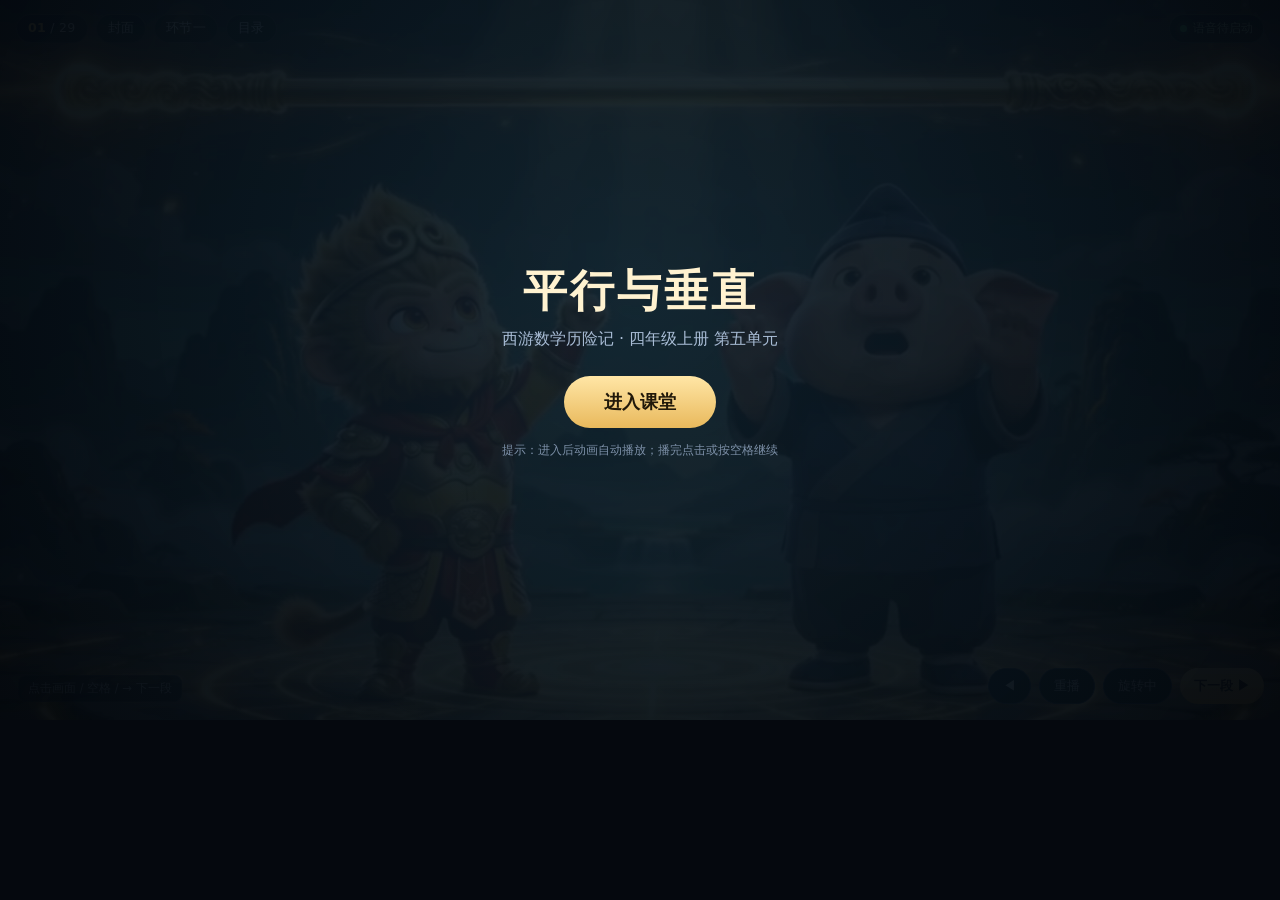
<file: index.html>
<!DOCTYPE html>
<html lang="zh-CN">
<head>
<script>
/* 旧内核兜底：IE / 360兼容模式 解析不了本页脚本，会只显示一片黑。
   这里用 ES5 检测，给出可读的提示，而不是黑屏。 */
(function () {
  var ok = true;
  try { eval('const __a=1; let __b=2; (()=>__a+__b)(); `t`;'); } catch (e) { ok = false; }
  if (!ok) {
    document.write('<style>html,body{background:#0b1220!important}</style>');
    document.write('<div style="position:fixed;left:0;top:0;right:0;bottom:0;z-index:99999;background:#0b1220;color:#eaf2ff;'
      + 'font:20px/1.9 \'Microsoft YaHei\',sans-serif;padding:8vh 8vw;box-sizing:border-box">'
      + '<div style="font-size:34px;font-weight:800;color:#ffd166;margin-bottom:18px">这个浏览器太旧，页面打不开</div>'
      + '<p>本课需要 <b style="color:#9ee6a8">Edge</b> 或 <b style="color:#9ee6a8">Chrome</b>（2020 年以后版本）。</p>'
      + '<p>你现在的浏览器是：<br><b style="color:#8fd8ff;word-break:break-all">' + navigator.userAgent + '</b></p>'
      + '<p style="margin-top:26px">处理办法：<br>① 在电脑上找到 <b>Microsoft Edge</b> 图标，把本页地址复制进去打开；<br>'
      + '② 或把默认浏览器改成 Edge（设置 → 应用 → 默认应用 → Web 浏览器）。</p>'
      + '<p style="color:#9fb2cc;font-size:16px;margin-top:26px">如果已经用 Edge 还是这样，请把这个页面的网址和上面这行浏览器信息发给老师。</p>'
      + '</div>');
  }
})();
</script>

<meta charset="utf-8">
<title>平行与垂直 · 智能体课堂</title>
<link rel="stylesheet" href="style.css?v=20261025l">
</head>
<body>
<div id="stage">
  <div id="bg" style="background-image:url(images/bg.jpg)"></div>
  <video id="video" playsinline preload="auto"></video>
  <canvas id="geo"></canvas>

  <div class="topbar">
    <span class="badge"><b id="pno">01</b> / <span id="pnum">28</span></span>
    <span class="badge" id="ptitle">封面</span>
    <span class="badge" id="pseg">环节一</span>
    <span class="badge ghost" id="modeTag" hidden>几何层</span>
    <a class="badge" href="home.html" style="text-decoration:none;color:#cfe0f5">目录</a>
  </div>

  <div class="micbox">
    <span class="chip" id="micChip"><i class="dot"></i><span id="micTxt">语音待启动</span></span>
    <span class="heard" id="heard" hidden></span>
  </div>

  <div id="tap" hidden>▶ 点一下开始这一页</div>
  <div id="card" class="cardbar" hidden></div>
  <div id="quiz" class="quizbar" hidden></div>
  <div id="note" hidden></div>

  <div class="hint" id="hint">点击画面 / 空格 / → 下一段</div>
  <div class="nav">
    <button id="btnPrev" title="上一段（←）">◀</button>
    <button id="btnReplay" title="重播（R）">重播</button>
    <button id="btnSpin" title="几何层旋转（S）">旋转中</button>
    <button id="btnNext">下一段 ▶</button>
  </div>

  <div id="gate">
    <div class="gatebox">
      <h1>平行与垂直</h1>
      <p>西游数学历险记 · 四年级上册 第五单元</p>
      <button id="startBtn">进入课堂</button>
      <small>提示：进入后动画自动播放；播完点击或按空格继续</small>
    </div>
  </div>
</div>

<script src="nodes.js?v=20261025l"></script>
<script src="cards.js?v=20261025l"></script>
<script src="geom.js?v=20261025l"></script>
<script src="kb.js?v=20261025l"></script>
  <script src="style.js?v=20261025l"></script>
</body>
</html>
</file>
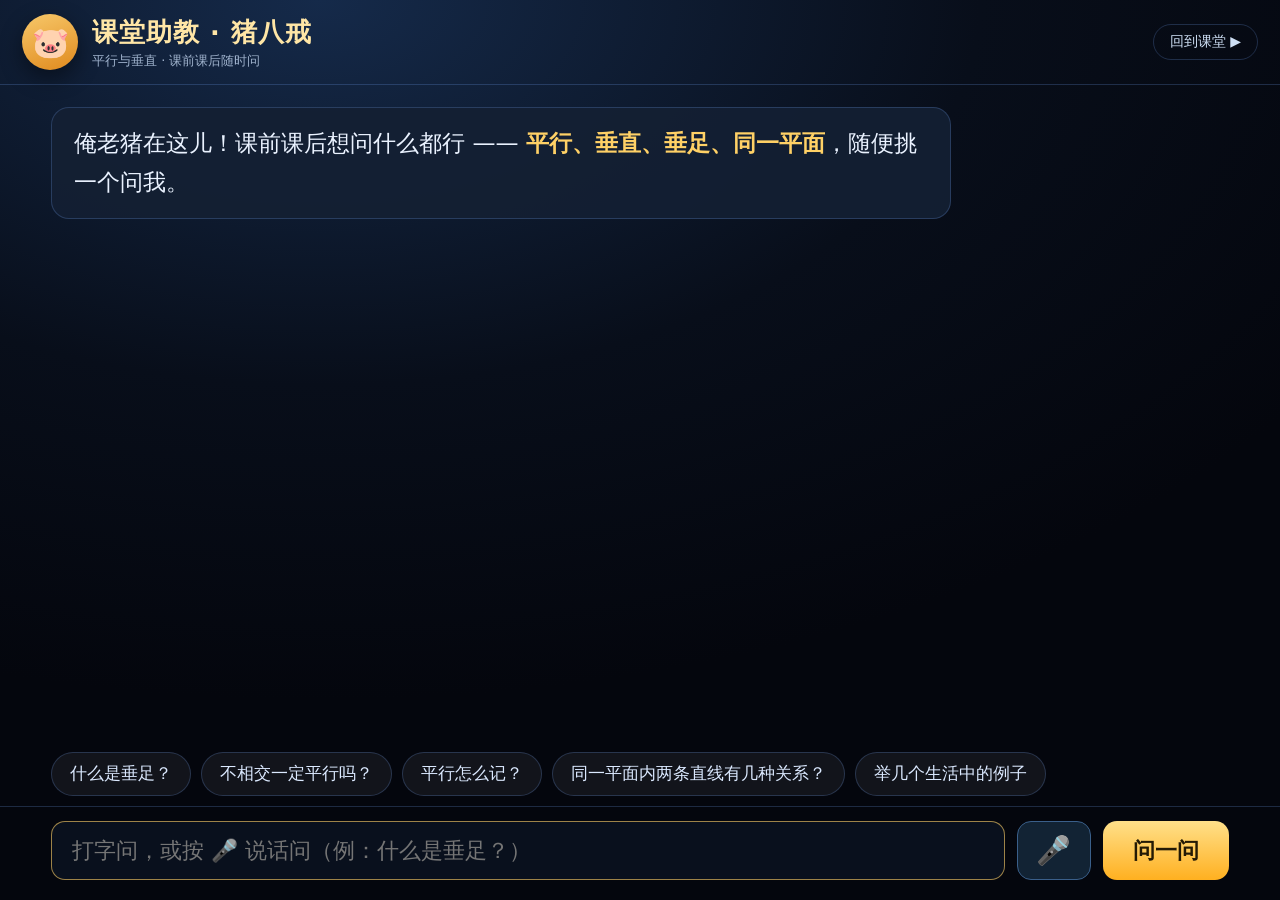
<file: assistant.html>
<!DOCTYPE html>
<html lang="zh-CN">
<head>
<script>
/* 旧内核兜底：IE / 360兼容模式 解析不了本页脚本，会只显示一片黑。
   这里用 ES5 检测，给出可读的提示，而不是黑屏。 */
(function () {
  var ok = true;
  try { eval('const __a=1; let __b=2; (()=>__a+__b)(); `t`;'); } catch (e) { ok = false; }
  if (!ok) {
    document.write('<style>html,body{background:#0b1220!important}</style>');
    document.write('<div style="position:fixed;left:0;top:0;right:0;bottom:0;z-index:99999;background:#0b1220;color:#eaf2ff;'
      + 'font:20px/1.9 \'Microsoft YaHei\',sans-serif;padding:8vh 8vw;box-sizing:border-box">'
      + '<div style="font-size:34px;font-weight:800;color:#ffd166;margin-bottom:18px">这个浏览器太旧，页面打不开</div>'
      + '<p>本课需要 <b style="color:#9ee6a8">Edge</b> 或 <b style="color:#9ee6a8">Chrome</b>（2020 年以后版本）。</p>'
      + '<p>你现在的浏览器是：<br><b style="color:#8fd8ff;word-break:break-all">' + navigator.userAgent + '</b></p>'
      + '<p style="margin-top:26px">处理办法：<br>① 在电脑上找到 <b>Microsoft Edge</b> 图标，把本页地址复制进去打开；<br>'
      + '② 或把默认浏览器改成 Edge（设置 → 应用 → 默认应用 → Web 浏览器）。</p>'
      + '<p style="color:#9fb2cc;font-size:16px;margin-top:26px">如果已经用 Edge 还是这样，请把这个页面的网址和上面这行浏览器信息发给老师。</p>'
      + '</div>');
  }
})();
</script>

<meta charset="utf-8">
<meta name="viewport" content="width=device-width,initial-scale=1">
<title>课堂助教 · 猪八戒</title>
<style>
  :root{ --ink:#eaf2ff; --dim:#9fb2cc; --gold:#ffd166; --line:rgba(120,170,255,.22); }
  *{box-sizing:border-box}
  html,body{height:100%;margin:0}
  body{background:radial-gradient(1200px 700px at 25% 0%,#152a4a 0%,#080e1a 55%,#04060d 100%);
       color:var(--ink);font-family:"PingFang SC","Microsoft YaHei",system-ui,sans-serif;
       display:flex;flex-direction:column;overflow:hidden}
  header{display:flex;align-items:center;gap:14px;padding:14px 22px;border-bottom:1px solid var(--line)}
  .face{width:56px;height:56px;border-radius:50%;display:flex;align-items:center;justify-content:center;
        font-size:30px;background:linear-gradient(160deg,#f7c86a,#e08a1e);box-shadow:0 8px 22px rgba(0,0,0,.45)}
  .name{font-size:clamp(20px,2vw,28px);font-weight:800;letter-spacing:1px;color:#ffe6a6}
  .name small{display:block;font-size:13px;font-weight:400;letter-spacing:0;color:var(--dim);margin-top:2px}
  header a{margin-left:auto;color:#cfe0f5;text-decoration:none;border:1px solid var(--line);
           padding:8px 16px;border-radius:999px;font-size:14px}
  header a:hover{background:rgba(120,170,255,.12)}
  #log{flex:1;overflow:auto;padding:22px clamp(18px,4vw,64px);display:flex;flex-direction:column;gap:14px}
  .msg{max-width:min(900px,86%);padding:16px 22px;border-radius:18px;font-size:clamp(17px,1.8vw,24px);line-height:1.7}
  .me{align-self:flex-end;background:linear-gradient(180deg,rgba(95,184,255,.28),rgba(95,184,255,.12));
      border:1px solid rgba(95,184,255,.45)}
  .wk{align-self:flex-start;background:rgba(20,32,52,.92);border:1px solid var(--line)}
  .wk b{color:var(--gold)}
  .chips{display:flex;gap:10px;flex-wrap:wrap;padding:0 clamp(18px,4vw,64px) 10px}
  .chips button{background:rgba(255,255,255,.06);border:1px solid var(--line);color:#dbe9ff;
    padding:10px 18px;border-radius:999px;font-size:clamp(14px,1.3vw,18px);cursor:pointer;font-family:inherit}
  .chips button:hover{background:rgba(255,209,102,.18);border-color:rgba(255,209,102,.5)}
  form{display:flex;gap:12px;padding:14px clamp(18px,4vw,64px) 20px;border-top:1px solid var(--line)}
  input{flex:1;background:rgba(10,18,32,.9);border:1px solid var(--line);border-radius:14px;
        padding:16px 20px;color:var(--ink);font-size:clamp(16px,1.7vw,22px);font-family:inherit;outline:none}
  input:focus{border-color:rgba(255,209,102,.6)}
  form button{background:linear-gradient(180deg,#ffe08a,#ffb020);color:#241a05;border:none;
    padding:0 30px;border-radius:14px;font-size:clamp(16px,1.7vw,22px);font-weight:800;cursor:pointer;font-family:inherit}
  form button:disabled{opacity:.45;cursor:default}
  #mic{flex:none;width:clamp(58px,6vw,74px);padding:0;font-size:clamp(20px,2.2vw,28px);
       background:rgba(95,184,255,.16);border:1px solid #3a5f8a;color:#dbe9ff}
  #mic.live{background:rgba(255,90,90,.32);border-color:#ff8a8a;color:#fff;
       animation:micPulse 1s ease-in-out infinite}
  @keyframes micPulse{0%,100%{box-shadow:0 0 0 0 rgba(255,90,90,.55)}50%{box-shadow:0 0 0 12px rgba(255,90,90,0)}}
</style>
</head>
<body>
<header>
  <div class="face">🐷</div>
  <div class="name">课堂助教 · 猪八戒<small>平行与垂直 · 课前课后随时问</small></div>
  <a href="index.html">回到课堂 ▶</a>
</header>

<div id="log">
  <div class="msg wk">俺老猪在这儿！课前课后想问什么都行 —— <b>平行、垂直、垂足、同一平面</b>，随便挑一个问我。</div>
</div>

<div class="chips" id="chips"></div>

<form id="f">
  <input id="q" placeholder="打字问，或按 🎤 说话问（例：什么是垂足？）" autocomplete="off">
  <button id="mic" type="button" title="按一下说话提问">🎤</button>
  <button id="send" type="submit">问一问</button>
</form>

<script src="kb.js?v=20261024t"></script>
<script>
/* ---------- 本地知识库：不依赖网络，课后直接可用 ---------- */
const KB = [
  { k: ["垂足","交点叫"], a: "两条直线相交成<b>直角</b>时，这个交点才叫<b>垂足</b>。普通的相交，交点只叫交点，不叫垂足。" },
  { k: ["垂直"], a: "两条直线相交成<b>直角</b>，就说这两条直线互相垂直，记作 <b>a⊥b</b>。垂直和摆放方向无关，斜着放只要成直角也算垂直。" },
  { k: ["平行"], a: "在<b>同一个平面内</b>、<b>不相交</b>的两条直线叫平行线，记作 <b>a∥b</b>。判断平行要看两点：同一平面内 + 延长后也不相交。" },
  { k: ["同一平面","同一个平面","异面"], a: "两条直线不在同一个平面上（比如立方体的一条在前面、一条在上面），它们不相交，但<b>不是平行线</b>，叫异面。" },
  { k: ["不相交"], a: "不相交<b>不一定</b>平行。还要看是不是在<b>同一平面内</b>：不同平面上的两条直线也可以不相交，但那是异面。" },
  { k: ["垂直符号","⊥"], a: "垂直记作 <b>a⊥b</b>，读作「a 垂直于 b」；平行记作 <b>a∥b</b>，读作「a 平行于 b」。" },
  { k: ["延长","延长后"], a: "判断时要<b>延长再看</b>：有些线看着不相交，延长后就相交了，那就不是平行。" },
  { k: ["两种关系","几种关系","位置关系"], a: "在<b>同一个平面内</b>，两条直线的位置关系只有两种：<b>相交</b>（其中相交成直角就是垂直）和<b>平行</b>。" },
  { k: ["直线","端点","度量"], a: "直线可以向<b>两端无限延伸</b>。" },
  { k: ["正方形","长方形","黑板","课桌","例子"], a: "生活里的平行：黑板上下边框、课桌对边、铁轨、斑马线；垂直：门窗框的横竖框、十字路口。" }
];

const log = document.getElementById('log'), form = document.getElementById('f'),
      input = document.getElementById('q'), send = document.getElementById('send'),
      chips = document.getElementById('chips');

const CHIPS = ["什么是垂足？","不相交一定平行吗？","平行怎么记？","同一平面内两条直线有几种关系？","举几个生活中的例子"];
CHIPS.forEach(t => {
  const b = document.createElement('button');
  b.type = 'button'; b.textContent = t;
  b.onclick = () => ask(t);
  chips.appendChild(b);
});

function add(cls, html) {
  const d = document.createElement('div');
  d.className = 'msg ' + cls; d.innerHTML = html;
  log.appendChild(d); log.scrollTop = log.scrollHeight;
  return d;
}

function answer(text) {
  const t = (text || '').replace(/\s/g, '');
  // ① 先查《智能体回复》38 条标准答复
  if (typeof ASK_MATCH === 'function') {
    const h = ASK_MATCH(t);
    if (h) { window.__kp = h.entry.kp; return h.entry.a; }
  }
  window.__kp = '';
  let hit = null;
  for (const item of KB) {
    if (item.k.some(k => t.includes(k))) { hit = item; break; }
  }
  if (hit) return hit.a;
  if (/你好|在吗|嗨/.test(t)) return '俺老猪在！想问平行、垂直还是垂足？';
  if (/你叫什么|你是谁|名字/.test(t)) return '俺老猪是《平行与垂直》这节课的课堂助教，课前课后的疑问都能问我。';
  if (/谢谢|谢了/.test(t)) return '不客气！课后还想到什么问题，随时来问俺老猪。';
  return '这个俺老猪不答——只讲《平行与垂直》这节课的。你试试问：<b>什么是垂足</b>、<b>不相交一定平行吗</b>、<b>同一平面内两条直线有几种关系</b>。';
}

let busy = false;
function ask(text) {
  if (busy) return;
  const q = (text || input.value || '').trim();
  if (!q) return;
  input.value = '';
  add('me', q);
  busy = true; send.disabled = true;
  const thinking = add('wk', '……');
  setTimeout(() => {
    thinking.innerHTML = answer(q);
    log.scrollTop = log.scrollHeight;
    busy = false; send.disabled = false;
    speak(thinking.textContent);
  }, 260);
}

/* 有语音就用浏览器朗读（没有就安静） */
function speak(txt) {
  try {
    if (!window.speechSynthesis) return;
    const u = new SpeechSynthesisUtterance(txt.replace(/[「」]/g, ''));
    u.lang = 'zh-CN'; u.rate = 0.98; u.pitch = 0.95;
    speechSynthesis.cancel(); speechSynthesis.speak(u);
  } catch (e) {}
}

form.onsubmit = e => { e.preventDefault(); ask(); };

/* 从课堂带问题过来：assistant.html?q=什么是垂足 */
(function () {
  const q = new URLSearchParams(location.search).get('q');
  if (q) { setTimeout(() => ask(q), 120); }
  else { try { input.focus(); } catch (e) {} }
})();

/* ---------------- 语音提问（Web Speech API，说完自动提问） ---------------- */
const micBtn = document.getElementById('mic');
let recog = null, listening = false;

function setListening(on) {
  listening = on;
  micBtn.classList.toggle('live', on);
  micBtn.textContent = on ? '■' : '🎤';
  micBtn.title = on ? '再点一下停止' : '按一下说话提问';
}

function micSay(html) { add('wk', html); }

function startRec() {
  const SR = window.SpeechRecognition || window.webkitSpeechRecognition;
  if (!SR) {
    micSay('这个浏览器不支持语音输入，请用 Chrome 或 Edge 打开本页（电脑或安卓都行）。');
    return;
  }
  if (!/^https?:$/.test(location.protocol)) {
    micSay('麦克风只能在 https 或 localhost 下使用，现在这个地址不行。');
    return;
  }
  try { if (window.speechSynthesis) speechSynthesis.cancel(); } catch (e) {}
  try { if (recog) recog.abort(); } catch (e) {}

  const r = new SR();
  recog = r;
  r.lang = 'zh-CN';
  r.continuous = false;
  r.interimResults = true;
  r.maxAlternatives = 3;
  setListening(true);

  r.onresult = e => {
    let fin = '', itm = '';
    for (let i = e.resultIndex; i < e.results.length; i++) {
      const s = e.results[i][0].transcript;
      if (e.results[i].isFinal) fin += s; else itm += s;
    }
    input.value = (fin || itm).trim();
    if (fin.trim()) { try { r.stop(); } catch (e) {} }
  };
  r.onerror = e => {
    const m = {
      'not-allowed': '麦克风没被允许：点地址栏左边的 🔒 → 把「麦克风」改成「允许」，再点 🎤。',
      'service-not-allowed': '浏览器禁用了语音识别，请用 Chrome/Edge，并在设置里允许麦克风。',
      'no-speech': '没听到声音，再点一次 🎤 说一遍。',
      'audio-capture': '没找到麦克风设备，检查一下耳机/麦克风有没有插好。',
      'network': '语音识别要联网（Chrome 的识别在云端），检查网络后再试。',
      'aborted': null
    }[e.error];
    if (m) micSay(m);
  };
  r.onend = () => {
    setListening(false);
    const q = input.value.trim();
    if (q) ask(q);         // 说完自动提问
  };
  try { r.start(); } catch (e) { setListening(false); micSay('麦克风打不开：' + e.message); }
}

micBtn.onclick = () => {
  if (listening) { try { recog && recog.stop(); } catch (e) {} setListening(false); return; }
  startRec();
};

</script>
</body>
</html>
</file>
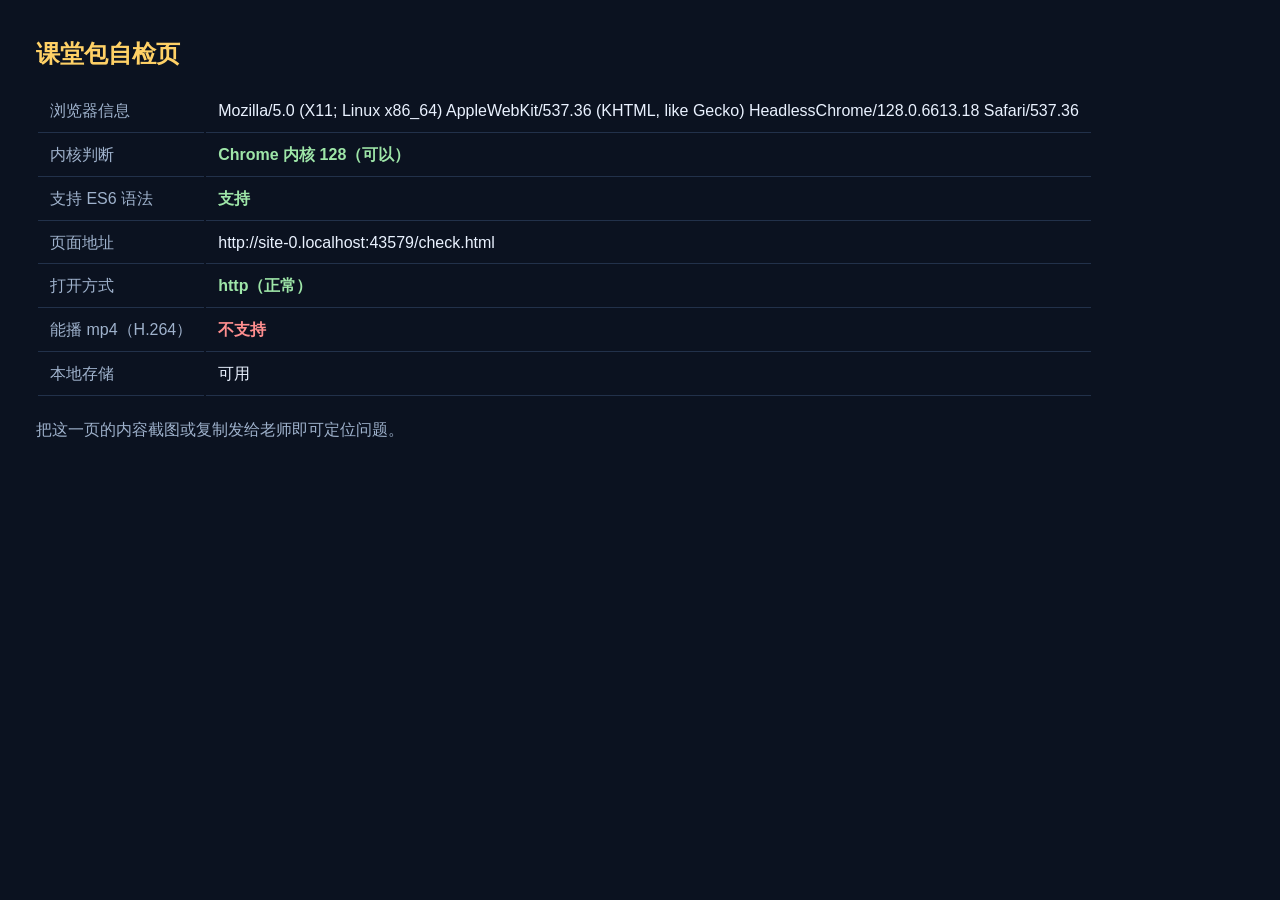
<file: check.html>
<!DOCTYPE html>
<html lang="zh-CN"><head><meta charset="utf-8"><title>课堂包自检页</title>
<style>body{background:#0b1220;color:#eaf2ff;font:16px/1.8 "Microsoft YaHei",sans-serif;padding:24px 28px}
h1{font-size:24px;color:#ffd166;margin:0 0 14px}td{padding:6px 12px;border-bottom:1px solid #22314a;vertical-align:top}
.ok{color:#9ee6a8;font-weight:700}.bad{color:#ff8f8f;font-weight:700}.k{color:#9fb2cc}</style></head>
<body><h1>课堂包自检页</h1><table id="t"></table>
<p style="color:#9fb2cc;margin-top:18px">把这一页的内容截图或复制发给老师即可定位问题。</p>
<script>
(function () {
  var rows = [];
  function add(k, v, cls) { rows.push('<tr><td class="k">' + k + '</td><td class="' + (cls || '') + '">' + v + '</td></tr>'); }
  function esc(s) { return String(s).replace(/</g, '&lt;'); }
  var ua = navigator.userAgent;
  add('浏览器信息', esc(ua));
  var modem = '';
  if (/MSIE |Trident\//.test(ua)) modem = 'IE（不支持，必须换 Edge / Chrome）';
  else if (/Edg\//.test(ua)) modem = 'Edge（可以）';
  else if (/Chrome\//.test(ua)) {
    var m = ua.match(/Chrome\/(\d+)/);
    modem = 'Chrome 内核 ' + (m ? m[1] : '?') + '（' + (m && +m[1] >= 80 ? '可以' : '太旧，建议升级') + '）';
  } else if (/Firefox/.test(ua)) modem = 'Firefox（基本可用，语音可能不支持）';
  else modem = '未知内核（' + ua + '）';
  add('内核判断', esc(modem), /IE|太旧|未知/.test(modem) ? 'bad' : 'ok');

  var es6 = true;
  try { eval('const a=1; let b=2; (()=>a+b)(); `t`;'); } catch (e) { es6 = false; }
  add('支持 ES6 语法', es6 ? '支持' : '不支持（页面会黑屏）', es6 ? 'ok' : 'bad');

  add('页面地址', esc(location.href));
  add('打开方式', location.protocol === 'file:' ? '本地文件 file://（语音不可用）' : 'http（正常）',
      location.protocol === 'file:' ? 'bad' : 'ok');

  var v = document.createElement('video');
  var can = v.canPlayType('video/mp4; codecs="avc1.42E01E"');
  add('能播 mp4（H.264）', can || '不支持', can ? 'ok' : 'bad');

  add('本地存储', (function(){try{localStorage.setItem('t','1');localStorage.removeItem('t');return '可用'}catch(e){return '不可用（不影响上课）'}})());
  document.getElementById('t').innerHTML = rows.join('');
})();
</script></body></html>
</file>
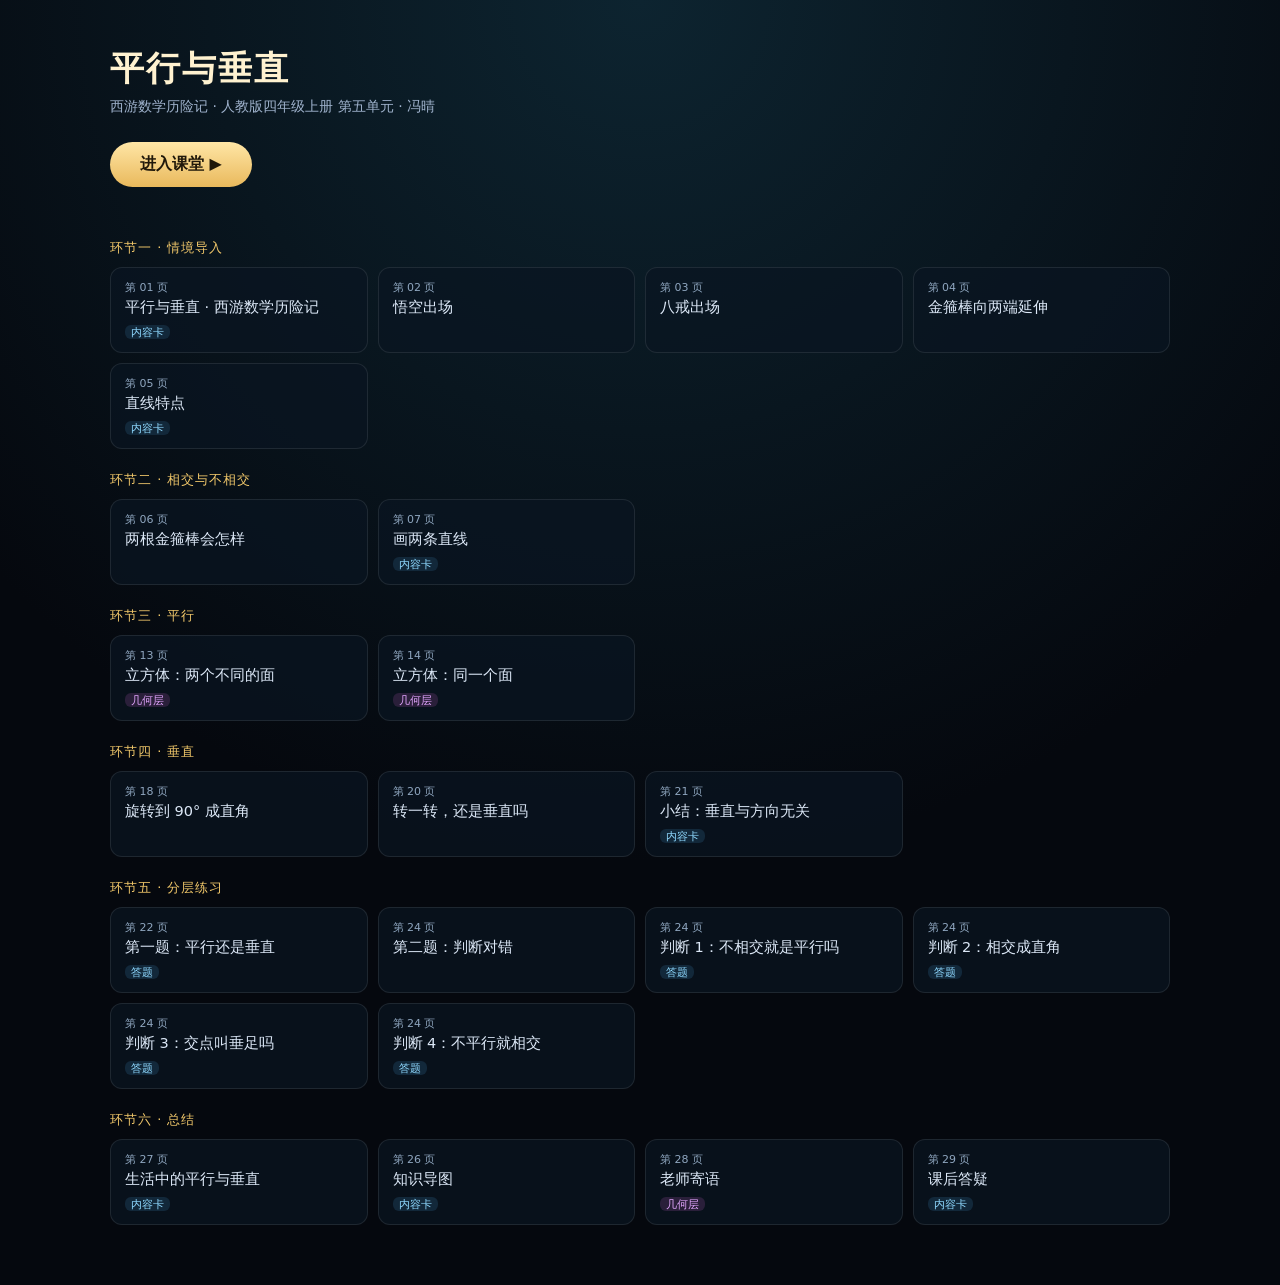
<file: home.html>
<!DOCTYPE html>
<html lang="zh-CN">
<head>
<script>
/* 旧内核兜底：IE / 360兼容模式 解析不了本页脚本，会只显示一片黑。
   这里用 ES5 检测，给出可读的提示，而不是黑屏。 */
(function () {
  var ok = true;
  try { eval('const __a=1; let __b=2; (()=>__a+__b)(); `t`;'); } catch (e) { ok = false; }
  if (!ok) {
    document.write('<style>html,body{background:#0b1220!important}</style>');
    document.write('<div style="position:fixed;left:0;top:0;right:0;bottom:0;z-index:99999;background:#0b1220;color:#eaf2ff;'
      + 'font:20px/1.9 \'Microsoft YaHei\',sans-serif;padding:8vh 8vw;box-sizing:border-box">'
      + '<div style="font-size:34px;font-weight:800;color:#ffd166;margin-bottom:18px">这个浏览器太旧，页面打不开</div>'
      + '<p>本课需要 <b style="color:#9ee6a8">Edge</b> 或 <b style="color:#9ee6a8">Chrome</b>（2020 年以后版本）。</p>'
      + '<p>你现在的浏览器是：<br><b style="color:#8fd8ff;word-break:break-all">' + navigator.userAgent + '</b></p>'
      + '<p style="margin-top:26px">处理办法：<br>① 在电脑上找到 <b>Microsoft Edge</b> 图标，把本页地址复制进去打开；<br>'
      + '② 或把默认浏览器改成 Edge（设置 → 应用 → 默认应用 → Web 浏览器）。</p>'
      + '<p style="color:#9fb2cc;font-size:16px;margin-top:26px">如果已经用 Edge 还是这样，请把这个页面的网址和上面这行浏览器信息发给老师。</p>'
      + '</div>');
  }
})();
</script>

<meta charset="utf-8">
<title>平行与垂直 · 课时目录</title>
<style>
  body{margin:0;background:radial-gradient(circle at 50% 0%,#0d2430,#05080e 60%);color:#e8f0fb;
    font-family:"Microsoft YaHei",system-ui,sans-serif;min-height:100vh}
  .wrap{max-width:1060px;margin:0 auto;padding:46px 24px 60px}
  h1{margin:0 0 6px;font-size:34px;letter-spacing:2px;color:#fff2d0}
  .sub{color:#9fb2cc;font-size:14px;margin-bottom:26px}
  .go{display:inline-block;padding:12px 30px;border-radius:999px;text-decoration:none;font-weight:700;
    background:linear-gradient(180deg,#ffe6a6,#e9b95c);color:#20180a;margin-bottom:30px}
  .seg{margin:22px 0 10px;font-size:13px;color:#f3c96b;letter-spacing:1px}
  .grid{display:grid;grid-template-columns:repeat(auto-fill,minmax(240px,1fr));gap:10px}
  a.item{display:block;padding:12px 14px;border-radius:12px;text-decoration:none;color:#dce8f7;
    background:rgba(10,22,34,.72);border:1px solid rgba(255,255,255,.09)}
  a.item:hover{border-color:rgba(243,201,107,.5);transform:translateY(-1px)}
  .p{font-size:11px;color:#8fa6bf}
  .t{font-size:14.5px;margin:3px 0 4px}
  .tag{font-size:10.5px;padding:1px 6px;border-radius:6px;background:#12283a;color:#8fd9ff}
  .tag.geo{background:#2a1f3a;color:#e3a6ff}
</style>
</head>
<body>
<div class="wrap">
  <h1>平行与垂直</h1>
  <div class="sub">西游数学历险记 · 人教版四年级上册 第五单元 · 冯晴</div>
  <a class="go" href="index.html">进入课堂 ▶</a>
  <div id="list"></div>
</div>
<script src="nodes.js?v=20261025l"></script>
<script src="cards.js?v=20261025l"></script>
<script>
const SEG = window.SEG_NAME || {};
const C = window.CARDS || {};   /* 少了这句，下面 C[n.id] 会抛 ReferenceError，整页目录渲染不出来 */
const list = document.getElementById('list');
const g = {};
NODES.forEach(n => (g[n.seg] = g[n.seg] || []).push(n));
Object.keys(g).sort().forEach(s => {
  const h = document.createElement('div');
  h.className = 'seg'; h.textContent = SEG[s] || ('环节' + s);
  list.appendChild(h);
  const grid = document.createElement('div'); grid.className = 'grid';
  g[s].forEach(n => {
    const a = document.createElement('a');
    a.className = 'item'; a.href = 'index.html?p=' + n.id;
    const tag = n.geom ? '<span class="tag geo">几何层</span>' : (n.quiz ? '<span class="tag">答题</span>' : (C[n.id] ? '<span class="tag">内容卡</span>' : ''));
    a.innerHTML = `<div class="p">第 ${String(n.page).padStart(2,'0')} 页</div>
      <div class="t">${n.title}</div>${tag}`;
    grid.appendChild(a);
  });
  list.appendChild(grid);
});
</script>
</body>
</html>
</file>
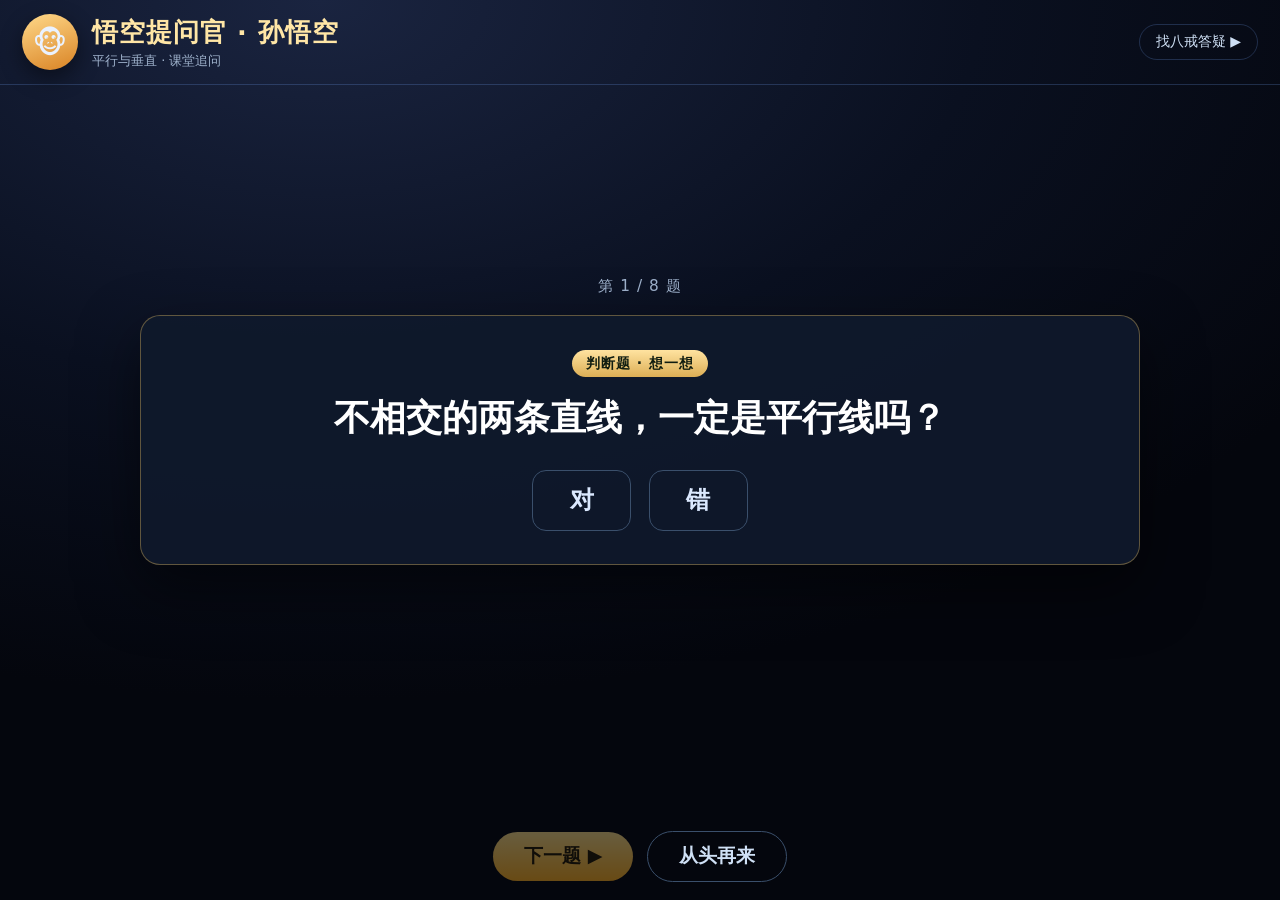
<file: wukong.html>
<!DOCTYPE html>
<html lang="zh-CN">
<head>
<meta charset="utf-8">
<script>
/* 旧内核兜底：IE / 360兼容模式 解析不了本页脚本，会只显示一片黑。 */
(function () {
  var ok = true;
  try { eval('const __a=1; let __b=2; (()=>__a+__b)(); `t`;'); } catch (e) { ok = false; }
  if (!ok) {
    document.write('<style>html,body{background:#0b1220!important}</style>');
    document.write('<div style="position:fixed;left:0;top:0;right:0;bottom:0;z-index:99999;background:#0b1220;color:#eaf2ff;'
      + 'font:20px/1.9 \'Microsoft YaHei\',sans-serif;padding:8vh 8vw;box-sizing:border-box">'
      + '<div style="font-size:34px;font-weight:800;color:#ffd166;margin-bottom:18px">这个浏览器太旧，页面打不开</div>'
      + '<p>本页需要 <b style="color:#9ee6a8">Edge</b> 或 <b style="color:#9ee6a8">Chrome</b>（2020 年以后版本）。</p>'
      + '<p>你现在的浏览器是：<br><b style="color:#8fd8ff;word-break:break-all">' + navigator.userAgent + '</b></p>'
      + '</div>');
  }
})();
</script>
<meta name="viewport" content="width=device-width,initial-scale=1">
<title>悟空提问官 · 平行与垂直</title>
<style>
  :root{ --ink:#eaf2ff; --dim:#9fb2cc; --gold:#ffd166; --line:rgba(120,170,255,.22); }
  *{box-sizing:border-box}
  html,body{height:100%;margin:0}
  body{background:radial-gradient(1200px 700px at 25% 0%,#1a2440 0%,#0a1020 55%,#04060d 100%);
       color:var(--ink);font-family:"PingFang SC","Microsoft YaHei",system-ui,sans-serif;
       display:flex;flex-direction:column;overflow:hidden}
  header{display:flex;align-items:center;gap:14px;padding:14px 22px;border-bottom:1px solid var(--line)}
  .face{width:56px;height:56px;border-radius:50%;display:flex;align-items:center;justify-content:center;
        font-size:30px;background:linear-gradient(160deg,#ffd98a,#d98324);box-shadow:0 8px 22px rgba(0,0,0,.45)}
  .name{font-size:clamp(20px,2vw,28px);font-weight:800;letter-spacing:1px;color:#ffe6a6}
  .name small{display:block;font-size:13px;font-weight:400;letter-spacing:0;color:var(--dim);margin-top:2px}
  header a{margin-left:auto;color:#cfe0f5;text-decoration:none;border:1px solid var(--line);
           padding:8px 16px;border-radius:999px;font-size:14px}
  header a:hover{background:rgba(120,170,255,.12)}
  main{flex:1;display:flex;flex-direction:column;justify-content:center;align-items:center;gap:18px;padding:10px clamp(16px,4vw,60px)}
  .prog{font-size:clamp(13px,1.2vw,17px);color:var(--dim);letter-spacing:1px}
  .qcard{width:min(1000px,94%);background:rgba(16,26,44,.92);border:1px solid rgba(255,209,102,.34);
         border-radius:20px;padding:clamp(20px,2.6vw,44px);box-shadow:0 24px 60px rgba(0,0,0,.5);text-align:center}
  .qtag{display:inline-block;font-size:clamp(12px,1.1vw,16px);color:#0f1c10;background:linear-gradient(180deg,#ffe3a0,#dcae55);
        padding:4px 14px;border-radius:999px;font-weight:800;letter-spacing:1px;margin-bottom:14px}
  .qtext{font-size:clamp(24px,2.8vw,46px);line-height:1.5;font-weight:800;color:#fff}
  .opts{display:flex;gap:clamp(12px,1.4vw,28px);justify-content:center;margin-top:clamp(16px,2vw,32px);flex-wrap:wrap}
  .opts button{font-family:inherit;cursor:pointer;font-size:clamp(20px,1.9vw,34px);font-weight:800;
        padding:.55em 1.5em;border-radius:14px;border:1px solid #3a4f6b;background:transparent;color:#dbe9ff}
  .opts button:hover{border-color:rgba(255,209,102,.7);background:rgba(255,209,102,.10)}
  .opts button.right{background:#173a24;border-color:#5f8f45;color:#d8ffc8}
  .opts button.wrong{background:#3a1b1b;border-color:#8f4545;color:#ffd8d8}
  .fb{width:min(1000px,94%);min-height:2.6em;font-size:clamp(17px,1.7vw,26px);line-height:1.6;text-align:center;color:#ffe6b3}
  .foot{display:flex;gap:14px;align-items:center;justify-content:center;padding-bottom:18px}
  .foot button{font-family:inherit;cursor:pointer;font-size:clamp(16px,1.5vw,24px);font-weight:800;
        padding:.6em 1.6em;border-radius:999px;border:none;background:linear-gradient(180deg,#ffe08a,#ffb020);color:#241a05}
  .foot button.ghost{background:transparent;border:1px solid #3a4f6b;color:#cfe0f5}
  .foot button:disabled{opacity:.4;cursor:default}
</style>
</head>
<body>
<header>
  <div class="face">🐵</div>
  <div class="name">悟空提问官 · 孙悟空<small>平行与垂直 · 课堂追问</small></div>
  <a href="assistant.html">找八戒答疑 ▶</a>
</header>

<main>
  <div class="prog" id="prog">第 1 / 8 题</div>
  <div class="qcard">
    <div class="qtag" id="tag">判断题</div>
    <div class="qtext" id="qtext">加载中…</div>
    <div class="opts" id="opts"></div>
  </div>
  <div class="fb" id="fb"></div>
</main>

<div class="foot">
  <button id="next" disabled>下一题 ▶</button>
  <button class="ghost" id="reset">从头再来</button>
</div>

<script>
const Q = [
  { q: "不相交的两条直线，一定是平行线吗？", opts: ["对", "错"], ans: "错",
    why: "还要加一个条件——在同一个平面内。不在同一平面上的两条直线不相交，也不是平行线。" },
  { q: "两条直线相交成直角，就说这两条直线互相垂直。", opts: ["对", "错"], ans: "对",
    why: "这正是互相垂直的定义。垂直与摆放方向无关，斜着放只要相交成直角也算垂直。" },
  { q: "两条直线相交，交点就叫垂足。", opts: ["对", "错"], ans: "错",
    why: "只有相交成直角时，这个交点才叫垂足。普通相交的交点只叫交点。" },
  { q: "在同一平面内，两条直线不平行就一定相交。", opts: ["对", "错"], ans: "对",
    why: "同一平面内两条直线只有相交、平行两种位置关系。" },
  { q: "两条平行线之间的距离处处相等。", opts: ["对", "错"], ans: "对",
    why: "平行线再怎么延长也不相交，它们之间的宽度处处一样。" },
  { q: "可以说一条直线“互相平行”。", opts: ["对", "错"], ans: "错",
    why: "平行与垂直都是两条直线之间的关系，一条直线不能自己和自己“互相平行”。" },
  { q: "把两条互相垂直的直线整体转个方向，它们就不垂直了。", opts: ["对", "错"], ans: "错",
    why: "垂直只看是否相交成直角，和摆放方向无关，转完还是直角，仍然垂直。" },
  { q: "两条直线看着不相交，延长后相交，它们是平行线。", opts: ["对", "错"], ans: "错",
    why: "判断平行要延长后再看，延长后相交就不是平行线。" }
];

let idx = 0, answered = false, score = 0;
const elProg = document.getElementById('prog');
const elText = document.getElementById('qtext');
const elOpts = document.getElementById('opts');
const elFb = document.getElementById('fb');
const elNext = document.getElementById('next');
const elTag = document.getElementById('tag');

function render() {
  const q = Q[idx];
  answered = false;
  elTag.textContent = '判断题 · 想一想';
  elProg.textContent = `第 ${idx + 1} / ${Q.length} 题` + (score ? `　已答对 ${score} 题` : '');
  elText.textContent = q.q;
  elFb.textContent = '';
  elNext.disabled = true;
  elOpts.innerHTML = '';
  q.opts.forEach(o => {
    const b = document.createElement('button');
    b.textContent = o;
    b.onclick = () => pick(b, o, q);
    elOpts.appendChild(b);
  });
}

function pick(btn, val, q) {
  if (answered) return;
  answered = true;
  const ok = val === q.ans;
  if (ok) { score++; btn.classList.add('right'); }
  else {
    btn.classList.add('wrong');
    [...elOpts.children].forEach(b => { if (b.textContent === q.ans) b.classList.add('right'); });
  }
  elFb.innerHTML = (ok ? '✔ 答对了！' : '✘ 再想想～ 正确答案：<b>' + q.ans + '</b>') + '<br>' + q.why;
  elNext.disabled = false;
  elNext.textContent = (idx === Q.length - 1) ? '看成绩 ▶' : '下一题 ▶';
}

elNext.onclick = () => {
  if (idx < Q.length - 1) { idx++; render(); }
  else {
    elTag.textContent = '闯关结束';
    elText.textContent = `8 道题你答对了 ${score} 道`;
    elOpts.innerHTML = '';
    elFb.innerHTML = score >= 7 ? '厉害！这节课的易错点你都避开了。' :
      (score >= 5 ? '不错，把错的那几题的“为什么”再读一遍就更稳了。' : '别急，回到课件再看一遍平行与垂直的定义，然后从头再来一次。');
    elNext.disabled = true;
    elProg.textContent = '';
  }
};
document.getElementById('reset').onclick = () => { idx = 0; score = 0; render(); };

render();
</script>
</body>
</html>
</file>
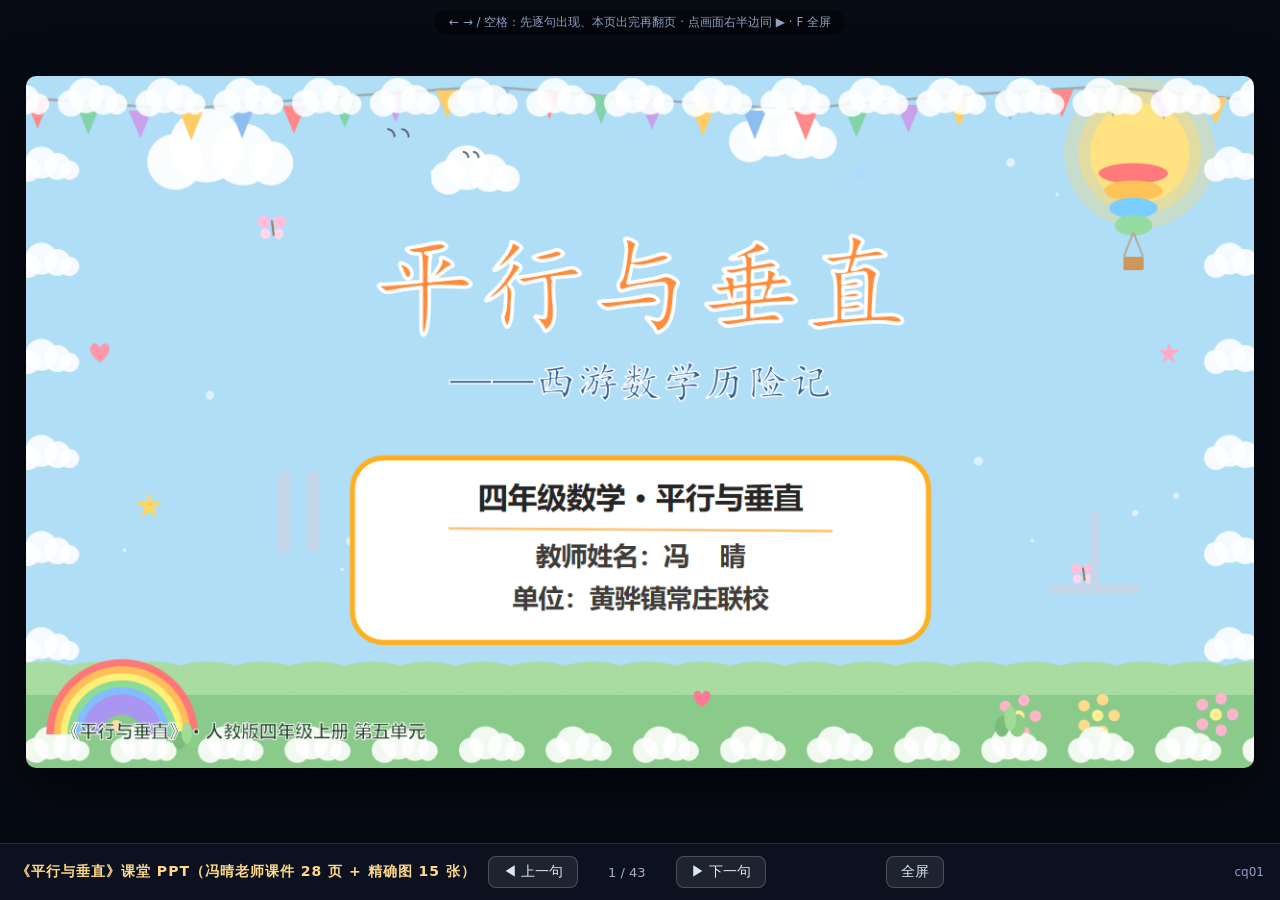
<file: site/viewer.html>
<!doctype html>
<html lang="zh-CN"><head><meta charset="utf-8"/>
<title>《平行与垂直》课堂 PPT</title>
<style>
  html,body{margin:0;height:100%;background:#070b14;overflow:hidden;
    font-family:"Microsoft YaHei",system-ui,sans-serif;color:#e8eefb;}
  #stage{position:absolute;inset:0 0 56px 0;display:flex;align-items:center;justify-content:center;cursor:pointer;}
  #stage img{max-width:96%;max-height:96%;border-radius:10px;box-shadow:0 20px 60px rgba(0,0,0,.7);}
  #stage iframe{width:98%;height:98%;border:0;border-radius:10px;background:#0b1220;
    box-shadow:0 20px 60px rgba(0,0,0,.7);}
  #bar{position:absolute;left:0;right:0;bottom:0;height:56px;display:flex;align-items:center;gap:12px;
    padding:0 16px;background:rgba(12,18,32,.96);border-top:1px solid rgba(255,255,255,.12);}
  #bar button{cursor:pointer;background:rgba(255,255,255,.08);color:#dbe6f7;border:1px solid rgba(255,255,255,.2);
    border-radius:8px;padding:6px 14px;font-size:14px;}
  #bar button:hover{background:rgba(255,255,255,.2);}
  #bar .t{font-size:14px;font-weight:700;color:#ffd88a;letter-spacing:1px;}
  #bar .p{font-size:13px;color:#9fb0cc;min-width:74px;text-align:center;}
  #bar .s{font-size:12.5px;color:#ffd88a;min-width:96px;}
  #bar .g{flex:1;}
  #tip{position:fixed;left:50%;top:10px;transform:translateX(-50%);font-size:12px;color:#8ea0c4;
    background:rgba(0,0,0,.45);padding:4px 14px;border-radius:999px;}
</style></head>
<body>
  <div id="stage"><img id="img" alt="PPT 页面"/></div>
  <div id="bar">
    <span class="t">《平行与垂直》课堂 PPT（冯晴老师课件 28 页 + 精确图 15 张）</span>
    <button id="prev">◀ 上一句</button><span class="p" id="page"></span>
    <button id="next">▶ 下一句</button><button id="skip" style="display:none">⏭ 跳页</button>
    <span class="s" id="step"></span>
    <button id="full">全屏</button>
    <span class="g"></span><span id="name" style="font-size:12px;color:#8ea0c4"></span>
  </div>
  <div id="tip">← → / 空格：先逐句出现、本页出完再翻页 · 点画面右半边同 ▶ · F 全屏</div>
<script src="reveals.js?v=20261018"></script>
<script>
const DECK=[
 /* 冯晴老师课件（导出的 28 页），第 17 页换成可点击互动版 */
 "deck/cq01.png","deck/cq02.png","deck/cq03.png","deck/cq04.png","deck/cq05.png","deck/cq06.png",
 "deck/cq07.png","deck/cq08.png","deck/cq09.png","deck/cq10.png","deck/cq11.png","deck/cq12.png",
 "deck/cq13.png","deck/cq14.png","deck/cq15.png","deck/cq16.png",
 "deck/p17_angles.html",
 "deck/cq18.png","deck/cq19.png","deck/cq20.png","deck/cq21.png","deck/cq22.png","deck/cq23.png",
 "deck/cq24.png","deck/cq25.png","deck/cq26.png","deck/cq27.png","deck/cq28.png",
 /* 课堂用的精确图（直角符号 a∥b a⊥b 垂足 学生作品 思维导图） */
 "slides/00_封面.png","slides/01_环节二_判断练习.png","slides/02_环节五_第一题.png",
 "slides/03_环节五_第二题_判断.png","slides/04_环节五_第三题_迷宫.png","slides/05_环节六_思维导图.png",
 "slides/06_学生作品_手画直线.png","slides/07_学生作品_编号1.png","slides/08_学生作品_编号2.png",
 "slides/09_学生作品_编号3.png","slides/10_判断练习_答案一.png","slides/11_判断练习_答案二.png",
 "slides/12_第一题_答案一.png","slides/13_第一题_答案二.png","slides/14_迷宫作品_几何大冒险.png"];
let i=0, step=0;
const stage=document.getElementById('stage'),img=document.getElementById('img');
function isHtml(p){ return /\.html?($|\?|#)/i.test(p||''); }
function frames(p){ return (window.REVEALS||{})[p]||null; }
function render(){
  const src=DECK[i], fr=frames(src), f=document.getElementById('frame');
  if(isHtml(src)){
    step=0;
    img.style.display='none';
    if(f){ f.setAttribute('src',src); f.style.display=''; }
    else { const nf=document.createElement('iframe'); nf.id='frame'; nf.setAttribute('src',src);
      stage.appendChild(nf); }
  } else {
    if(f) f.style.display='none';
    img.style.display=''; img.src = fr ? fr[step] : src;
    if(fr) fr.forEach(s=>{ const im=new Image(); im.src=s; });
  }
  document.getElementById('page').textContent=(i+1)+' / '+DECK.length;
  document.getElementById('step').textContent = fr
    ? ('单击 '+step+'/'+Math.max(1,fr.length-1)+(step<fr.length-1?'（还剩 '+(fr.length-1-step)+' 次）':'（已出完）'))
    : '';
  document.getElementById('name').textContent=src.split('/').pop().replace(/\.(png|html?)$/,'');
  document.getElementById('prev').disabled=(i===0 && step===0);
  document.getElementById('next').disabled=(i===DECK.length-1 && !(fr&&step<fr.length-1));
  document.getElementById('skip').style.display=(fr&&fr.length>2)?'':'none';
}
function show(n, dir){
  i=Math.max(0,Math.min(DECK.length-1,n));
  const fr=frames(DECK[i]);
  step = (dir<0 && fr) ? fr.length-1 : 0;
  render();
}
function advance(){
  const fr=frames(DECK[i]);
  if(fr && step<fr.length-1){ step++; render(); return; }
  show(i+1, 1);
}
function back(){
  const fr=frames(DECK[i]);
  if(fr && step>0){ step--; render(); return; }
  show(i-1, -1);
}
document.getElementById('prev').onclick=e=>{e.stopPropagation();back();};
document.getElementById('next').onclick=e=>{e.stopPropagation();advance();};
document.getElementById('skip').onclick=e=>{e.stopPropagation();show(i+1,1);};
document.getElementById('full').onclick=e=>{
  e.stopPropagation();
  if(document.fullscreenElement){document.exitFullscreen();}
  else{document.documentElement.requestFullscreen&&document.documentElement.requestFullscreen();}
};
stage.onclick=e=>{ if(isHtml(DECK[i])) return;            // 互动页自己处理点击
  const r=stage.getBoundingClientRect();
  if(e.clientX < r.left+r.width/2) back(); else advance();};
window.addEventListener('wheel',e=>{ if(e.deltaY>0) advance(); else back(); },{passive:true});
window.addEventListener('keydown',e=>{
  if(['ArrowRight',' ','PageDown','Enter'].includes(e.key)){advance();e.preventDefault();}
  else if(['ArrowLeft','PageUp','Backspace'].includes(e.key)){back();e.preventDefault();}
  else if(e.key==='Home'){show(0,1);} else if(e.key==='End'){show(DECK.length-1,1);}
  else if(e.key==='f'||e.key==='F'){document.getElementById('full').click();}
});
const st=new URLSearchParams(location.search).get('start');
show(st ? Math.max(0, DECK.findIndex(x=>x.split('/').pop()===st)) : 0, 1);
</script></body></html>
</file>
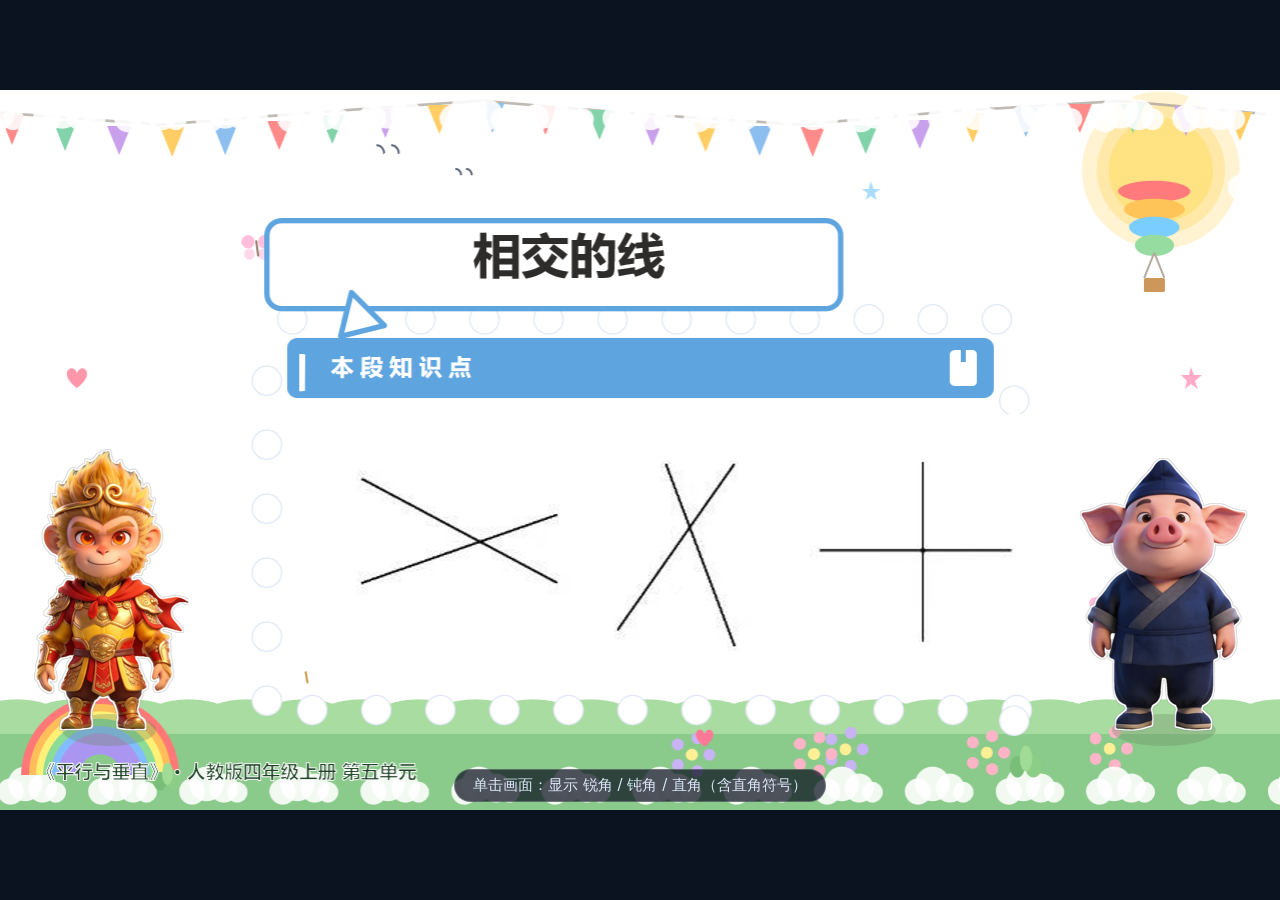
<file: site/deck/p17_angles.html>
<!DOCTYPE html>
<html lang="zh-CN">
<head>
<meta charset="UTF-8" />
<title>相交的线 · 单击显示锐角 / 钝角 / 直角</title>
<style>
  html,body{margin:0;height:100%;background:#0b1220;overflow:hidden;
    font-family:"PingFang SC","Microsoft YaHei",system-ui,sans-serif;}
  #stage{position:absolute;inset:0;display:flex;align-items:center;justify-content:center;cursor:pointer;}
  #wrap{position:relative;width:100%;max-width:calc((100vh - 40px) * 1279 / 720);aspect-ratio:1279/720;}
  #wrap img{position:absolute;inset:0;width:100%;height:100%;display:block;}
  svg{position:absolute;inset:0;width:100%;height:100%;}
  .g{opacity:0;transition:opacity .4s ease;}
  .g.show{opacity:1;}
  .lbl{font-weight:800;font-size:30px;letter-spacing:2px;paint-order:stroke;stroke:#fff;stroke-width:8px;
    stroke-linejoin:round;text-anchor:middle;}
  .deg{font-weight:700;font-size:20px;paint-order:stroke;stroke:#fff;stroke-width:7px;stroke-linejoin:round;text-anchor:middle;}
  .tip{position:absolute;left:50%;bottom:8px;transform:translateX(-50%);color:#dbe6f7;font-size:15px;white-space:nowrap;
    background:rgba(10,16,30,.72);border:1px solid rgba(255,255,255,.22);border-radius:999px;padding:6px 18px;user-select:none;}
  .tipb{color:#ffd88a;border-color:rgba(255,176,32,.55);}
</style>
</head>
<body>
<div id="stage"><div id="wrap">
  <img id="bg" src="cq17.png" alt="P17 相交的线" />
  <!-- 坐标系与 PPT 第17页渲染图一致：1279 x 720 -->
  <svg viewBox="0 0 1279 720" preserveAspectRatio="none">

    <!-- 左组：交点(476,451)，两线方向 26.5° / 159.0° -->
    <g id="g1" class="g">
      <path d="M517.2 471.5 A46 46 0 0 1 433.1 467.5" fill="none" stroke="#e0483a" stroke-width="4"/>
      <text class="lbl" x="472" y="536" fill="#e0483a">钝角</text>
      <text class="deg" x="472" y="560" fill="#e0483a">132.5°</text>
      <path d="M433.1 467.5 A46 46 0 0 1 434.8 430.5" fill="none" stroke="#1f8fd8" stroke-width="4"/>
      <text class="lbl" x="396" y="446" fill="#1f8fd8">锐角</text>
      <text class="deg" x="396" y="470" fill="#1f8fd8">47.5°</text>
      <circle cx="476" cy="451" r="5" fill="#111"/>
    </g>

    <!-- 中组：交点(688,437)，两线方向 68.5° / 124.5°；锐角 56° 在下方扇形，钝角 124° 在左侧扇形 -->
    <g id="g2" class="g">
      <path d="M704.9 479.8 A46 46 0 0 1 661.9 474.9" fill="none" stroke="#1f8fd8" stroke-width="4"/>
      <text class="lbl" x="679" y="517" fill="#1f8fd8">锐角</text>
      <text class="deg" x="679" y="541" fill="#1f8fd8">56°</text>
      <path d="M661.9 474.9 A46 46 0 0 1 671.1 394.2" fill="none" stroke="#e0483a" stroke-width="4"/>
      <text class="lbl" x="608" y="428" fill="#e0483a">钝角</text>
      <text class="deg" x="608" y="452" fill="#e0483a">124°</text>
      <circle cx="688" cy="437" r="5" fill="#111"/>
    </g>

    <!-- 右组：交点(920,458)，水平线与竖直线相交成直角 -->
    <g id="g3" class="g">
      <path d="M949 458 L949 429 L920 429" fill="none" stroke="#12a150" stroke-width="5"/>
      <text class="lbl" x="1002" y="424" fill="#12a150">直角</text>
      <text class="deg" x="1002" y="448" fill="#12a150">90°</text>
      <circle cx="920" cy="458" r="5" fill="#111"/>
    </g>

    <!-- 单击「继续」后的结论条 -->
    <g id="law" class="g">
      <rect x="352" y="612" width="576" height="50" rx="14" fill="#fff8d6" stroke="#ffb020" stroke-width="3"/>
      <text x="640" y="645" text-anchor="middle" font-size="24" font-weight="800" fill="#0d3b66">
        两条直线相交：可以成锐角、钝角；相交成直角时，叫互相垂直
      </text>
    </g>
  </svg>
  <div class="tip" id="tip">单击画面：显示 锐角 / 钝角 / 直角（含直角符号）</div>
</div></div>

<script>
  var step = 0, tip = document.getElementById('tip');
  function toggle(ids, show, stagger){
    ids.forEach(function(id, i){
      var el = document.getElementById(id);
      setTimeout(function(){ el.classList.toggle('show', show); }, show ? i*(stagger||260) : 0);
    });
  }
  function reset(){
    step = 0; toggle(['g1','g2','g3','law'], false);
    tip.className = 'tip';
    tip.textContent = '单击画面：显示 锐角 / 钝角 / 直角（含直角符号）';
  }
  function advance(){
    step++;
    if (step === 1){
      toggle(['g1','g2','g3'], true);
      tip.className = 'tip tipb';
      tip.textContent = '锐角 / 钝角 / 直角 —— 直角必须画出直角符号 · 再次单击继续';
    } else if (step === 2){
      toggle(['law'], true);
      tip.textContent = '再次单击：清除标注';
    } else {
      reset();
    }
  }
  document.getElementById('stage').addEventListener('click', advance);
  window.addEventListener('keydown', function(e){
    if (e.key === ' ' || e.key === 'Enter' || e.key === 'ArrowRight'){ advance(); e.preventDefault(); }
    else if (e.key === 'ArrowLeft' || e.key === 'Escape'){ reset(); }
  });
  /* 供课件窗口调用 */
  window.p17Next = advance; window.p17Reset = reset;
  /* 自检/截图用：?all=1 直接显示全部标注 */
  if (location.search.indexOf('all=1') >= 0){ step = 1; toggle(['g1','g2','g3','law'], true, 0); }
</script>
</body>
</html>
</file>
<file: style.css>
:root{
  --gold:#f3c96b; --gold2:#c9932f; --ink:#eaf2ff; --dim:#9fb2cc; --card:rgba(8,17,28,.72);
}
*{box-sizing:border-box}
html,body{margin:0;height:100%;background:#05080e;color:var(--ink);
  font-family:"Microsoft YaHei","PingFang SC",system-ui,sans-serif;overflow:hidden}
#stage{position:relative;width:min(100vw,177.78vh);height:min(56.25vw,100vh);margin:auto;
  background:#000;overflow:hidden}
#bg{position:absolute;inset:0;background-size:cover;background-position:center;filter:brightness(.9)}
#video:not([src]){opacity:0}
#video{position:absolute;inset:0;width:100%;height:100%;object-fit:cover;background:#000}
#geo{position:absolute;inset:0;width:100%;height:100%;pointer-events:none}

.topbar{position:absolute;left:16px;top:14px;display:flex;gap:8px;z-index:6}
.badge{font-size:12.5px;padding:5px 11px;border-radius:999px;background:rgba(5,12,22,.66);
  border:1px solid rgba(255,255,255,.14);letter-spacing:.3px;backdrop-filter:blur(6px)}
.badge b{color:var(--gold)}
.badge.ghost{color:#9ee6a8;border-color:rgba(120,220,160,.35)}

.micbox{position:absolute;right:16px;top:14px;z-index:6;text-align:right}
.chip{display:inline-flex;align-items:center;gap:6px;font-size:12px;padding:5px 10px;border-radius:999px;
  background:rgba(5,12,22,.7);border:1px solid rgba(120,200,150,.32);color:#bfe8c8}
.dot{width:7px;height:7px;border-radius:50%;background:#54d07a;box-shadow:0 0 8px #54d07a}
.heard{display:block;margin-top:6px;font-size:12px;color:#c3d2e6;background:rgba(5,12,22,.66);
  padding:5px 9px;border-radius:8px;border:1px solid rgba(255,255,255,.1);max-width:380px;line-height:1.5}
.heard .hit{display:block;color:#9ee6a8;margin-top:2px}

/* B 样式：底部三分横卡 */
.cardbar{position:absolute;left:24px;right:24px;bottom:64px;z-index:5;
  background:var(--card);backdrop-filter:blur(16px);border:1px solid rgba(255,255,255,.13);
  border-radius:16px;padding:14px 20px 15px;box-shadow:0 20px 48px rgba(0,0,0,.45);
  animation:pop .22s ease-out}
@keyframes pop{from{opacity:0;transform:translateY(10px)}to{opacity:1;transform:none}}
.cardbar .hd{display:flex;align-items:center;gap:10px;margin-bottom:11px}
.cardbar .hd h2{margin:0;font-size:19px;color:#ffe6b3;letter-spacing:.6px}
.cardbar .hd .ln{flex:1;height:1px;background:linear-gradient(90deg,rgba(243,201,107,.55),transparent)}
.cardbar .hd .tag{font-size:11.5px;color:#c9d7ea;border:1px solid rgba(255,255,255,.22);padding:3px 8px;border-radius:7px}
.cardbar .cols{display:grid;grid-template-columns:repeat(3,1fr);gap:16px}
.cardbar .col{display:flex;gap:10px;align-items:flex-start;font-size:15px;line-height:1.55;color:#e8f0fb}
.cardbar .col.wide{grid-column:1/-1;font-size:15.5px}
.cardbar .col .n{flex:0 0 24px;height:24px;border-radius:7px;display:grid;place-items:center;
  font-size:12px;font-weight:700;color:#3a2a09;background:linear-gradient(180deg,#ffe3a0,#dcae55);margin-top:1px}
.cardbar .col[data-step]{opacity:0;transform:translateY(6px);transition:opacity .26s,transform .26s}
.cardbar .col.show{opacity:1;transform:none}
.cardbar .foot{margin-top:10px;display:flex;justify-content:space-between;font-size:11.5px;color:#9fb2cc}
.cardbar .slot{margin-top:8px;border:1px dashed rgba(255,255,255,.25);border-radius:10px;
  padding:10px;font-size:12px;color:#9fb2cc;text-align:center}

/* 答题板 */
.quizbar{position:absolute;left:0;right:0;margin:0 auto;top:66px;width:min(780px,90%);
  z-index:5;background:rgba(8,17,28,.80);backdrop-filter:blur(16px);
  border:1px solid rgba(243,201,107,.26);border-radius:16px;padding:15px 18px 13px;
  box-shadow:0 20px 48px rgba(0,0,0,.45);max-height:calc(100% - 140px);overflow:auto}
.quizbar .q{padding:3px 8px;margin:3px 0;font-size:13.5px}
.quizbar .qf{position:sticky;bottom:-13px;background:linear-gradient(180deg,rgba(8,17,28,.0),rgba(8,17,28,.98) 30%);padding:8px 0 6px;margin-top:4px}
.quizbar h3{margin:0 0 3px;font-size:17px;color:#ffe6b3}
.quizbar .q{display:flex;gap:12px;align-items:center;justify-content:space-between;padding:7px 10px;
  border-radius:10px;background:rgba(255,255,255,.045);margin:7px 0;font-size:14px;line-height:1.45}
.quizbar .q .txt{flex:1}
.quizbar .btns{display:flex;gap:6px;flex-wrap:wrap}
.quizbar .btns button{font-size:12.5px;padding:5px 11px;border-radius:8px;border:1px solid #3a4f6b;
  background:transparent;color:#cfe0f5;cursor:pointer}
.quizbar .btns button.sel{background:#173a24;border-color:#5f8f45;color:#d8ffc8}
.quizbar .btns button.bad{background:#3a1b1b;border-color:#8f4545;color:#ffd8d8}
.quizbar .why{font-size:12.5px;color:#ffd9a0;margin:6px 0 2px}
.quizbar .qf{display:flex;justify-content:space-between;align-items:center;margin-top:8px;font-size:12px;color:#9fb2cc}
.quizbar .qf button{font-size:13px;padding:6px 14px;border-radius:9px;border:0;cursor:pointer;
  background:linear-gradient(180deg,#ffe6a6,#e9b95c);color:#20180a;font-weight:700}

/* 第24页 判断题：字放大 */
/* 判断题（p24a~p24d）：整块居中 + 大字号 */
.quizbar.tf{left:0;right:0;top:0;bottom:0;margin:auto;height:fit-content;
  width:min(1300px,90vw);max-height:calc(100% - 96px);
  padding:clamp(18px,2vw,34px) clamp(20px,2.2vw,40px)}
.quizbar.tf h3{font-size:clamp(22px,2vw,40px);margin-bottom:clamp(8px,1vh,16px)}
.quizbar.tf .q{font-size:clamp(26px,2.5vw,52px);line-height:1.5;
  padding:clamp(14px,1.6vh,26px) clamp(16px,1.6vw,30px);margin:clamp(10px,1.4vh,22px) 0}
.quizbar.tf .btns{gap:clamp(12px,1.2vw,26px)}
.quizbar.tf .btns button{font-size:clamp(22px,2vw,42px);font-weight:800;
  padding:0.5em 1.35em;border-radius:14px}
.quizbar.tf .why{font-size:clamp(18px,1.6vw,32px);line-height:1.5;margin:10px 0 2px}
.quizbar.tf .qf{font-size:clamp(16px,1.3vw,26px)}

/* 只显示、不发声的提示句 */
#note{position:absolute;left:50%;transform:translateX(-50%);bottom:128px;z-index:8;
  max-width:min(1040px,88%);padding:16px 30px;border-radius:16px;text-align:center;
  background:rgba(8,17,28,.80);border:1px solid rgba(255,209,102,.38);
  color:#ffe6b3;font-size:clamp(21px,2.5vw,36px);font-weight:800;line-height:1.5;letter-spacing:1px;
  box-shadow:0 16px 44px rgba(0,0,0,.5);animation:noteFade .22s ease-out}
@keyframes noteFade{from{opacity:0}to{opacity:1}}


.hint{position:absolute;left:18px;bottom:18px;z-index:6;font-size:11.5px;color:#cddaea;
  background:rgba(5,12,22,.72);border:1px solid rgba(255,255,255,.10);padding:5px 9px;border-radius:8px}
.nav{position:absolute;right:16px;bottom:16px;display:flex;gap:8px;z-index:6}
.nav button{font-size:13px;padding:8px 14px;border-radius:999px;border:1px solid #2b4260;
  background:#0e1a29;color:#d7e6f7;cursor:pointer}
.nav button#btnNext{background:linear-gradient(180deg,#ffe6a6,#e9b95c);color:#20180a;border:0;font-weight:700}

#gate{position:absolute;inset:0;display:grid;place-items:center;z-index:20;
  background:radial-gradient(circle at 50% 40%,rgba(14,32,44,.92),rgba(3,7,12,.97))}
.gatebox{text-align:center;max-width:560px;padding:30px}
.gatebox h1{font-size:44px;margin:0 0 8px;letter-spacing:3px;color:#fff2d0}
.gatebox p{margin:0 0 26px;color:#a9bdd6}
.gatebox button{font-size:18px;padding:14px 40px;border-radius:999px;border:0;cursor:pointer;
  background:linear-gradient(180deg,#ffe6a6,#e9b95c);color:#20180a;font-weight:700}
.gatebox small{display:block;margin-top:14px;color:#7d90a8;font-size:12px}
.hidden{display:none!important}

/* 重点知识点：正中放大卡 */
.hero{left:50%;right:auto;bottom:auto;top:50%;transform:translate(-50%,-50%);
  width:min(780px,78%);padding:22px 28px 20px;background:rgba(6,14,24,.80);
  border:1px solid rgba(243,201,107,.32);box-shadow:0 26px 70px rgba(0,0,0,.55)}
.hero .hd h2{font-size:24px;letter-spacing:1px}
.hero .cols{grid-template-columns:1fr;gap:10px}
.hero .col{font-size:18.5px;line-height:1.6}
.hero .col .n{flex:0 0 28px;height:28px;font-size:13px}
.hero .foot{font-size:12px}
/* 答题板里的线段小图 */
.quizbar .q .txt{display:flex;align-items:center;gap:10px}
.quizbar svg.mini{flex:0 0 auto;width:62px;height:40px;background:#0b1526;border:1px solid #223a55;border-radius:8px}
.quizbar .q .lbl{font-size:13.5px;color:#dbe8f8}

/* 重点知识点：画面正中放大 */
.hero{position:absolute;left:0;right:0;top:0;bottom:0;height:fit-content;max-height:calc(100% - 110px);overflow:auto;
  margin:auto;transform:none;width:min(780px,70%);z-index:7;
  background:rgba(6,16,28,.76);backdrop-filter:blur(18px);border:1px solid rgba(243,201,107,.36);
  border-radius:20px;padding:20px 30px 24px;text-align:center;box-shadow:0 24px 60px rgba(0,0,0,.55)}
.hero .tag{display:inline-block;font-size:12px;color:#0f1c10;background:linear-gradient(180deg,#ffe3a0,#dcae55);
  padding:3px 12px;border-radius:999px;font-weight:700;letter-spacing:1px}
.hero h2{margin:10px 0 12px;font-size:30px;line-height:1.35;color:#ffe6b3;letter-spacing:1px}
.hero .line{font-size:22px;line-height:1.75;color:#f2f7ff;margin:9px auto;max-width:680px;text-align:left;opacity:0;transform:translateY(8px);transition:.28s}
.hero .line b{color:#ffd166}
.hero .line[data-step]{opacity:0;transform:translateY(8px);transition:opacity .28s,transform .28s;text-align:left}
.hero .line.show{opacity:1;transform:none}
.hero .foot{margin-top:14px;font-size:12px;color:#9fb2cc}
.q .fig{flex:0 0 92px;display:flex;align-items:center;justify-content:center;background:rgba(255,255,255,.06);
  border-radius:8px;padding:4px}

.quizbar .qbtns{display:flex;gap:8px;align-items:center}
.quizbar #qnext{background:linear-gradient(180deg,#ffe6a6,#e9b95c);color:#20180a;border:0;font-weight:700;
  font-size:13px;padding:6px 14px;border-radius:9px;cursor:pointer}

/* 语音提示 toast */
#vtoast{position:absolute;left:50%;bottom:112px;transform:translateX(-50%) translateY(8px);z-index:40;
  max-width:70%;background:rgba(8,18,14,.94);border:1px solid rgba(255,209,102,.45);color:#ffe6b3;
  font-size:13.5px;line-height:1.5;padding:9px 14px;border-radius:12px;box-shadow:0 12px 30px rgba(0,0,0,.45);
  opacity:0;pointer-events:none;transition:.22s;text-align:center}
#vtoast.on{opacity:1;transform:translateX(-50%) translateY(0)}

/* 居中排版卡（总结页） */
.hero.center .line{text-align:center;font-size:23px}
.hero.center .foot{justify-content:center}
.hero.center{top:0;bottom:0;transform:none}

/* ===== 大号倒计时（P07 动手画一画）===== */
#bigTimer{position:fixed;right:3vw;top:52px;bottom:auto;z-index:60;display:none;flex-direction:column;align-items:center;gap:8px;
  padding:16px 30px;border-radius:22px;background:rgba(8,14,26,.84);border:2px solid rgba(255,176,32,.5);
  backdrop-filter:blur(8px);box-shadow:0 18px 50px rgba(0,0,0,.5);}
#bigTimer.show{display:flex;}
#bigTimer .bt-label{font-size:14px;letter-spacing:.5em;color:#9fb2cc;text-indent:.5em;}
#bigTimer .bt-time{font-size:clamp(46px,4.8vw,86px);font-weight:900;line-height:1;color:#ffd166;
  font-variant-numeric:tabular-nums;letter-spacing:2px;text-shadow:0 0 26px rgba(255,209,102,.45);}
#bigTimer .bt-time.warn{color:#ff9f43;text-shadow:0 0 30px rgba(255,159,67,.6);}
#bigTimer .bt-time.danger{color:#ff5a5a;text-shadow:0 0 38px rgba(255,90,90,.7);animation:btPulse .9s ease-in-out infinite;}
#bigTimer .bt-time.done{color:#ff3b3b;font-size:clamp(38px,4.2vw,68px);animation:btFlick .9s steps(2,end) infinite;}
@keyframes btPulse{0%,100%{transform:scale(1)}50%{transform:scale(1.09)}}
@keyframes btFlick{0%,100%{opacity:1}50%{opacity:.42}}
#bigTimer .bt-bar{width:100%;min-width:180px;height:10px;border-radius:999px;background:rgba(255,255,255,.12);overflow:hidden;}
#bigTimer .bt-bar i{display:block;height:100%;width:100%;border-radius:999px;
  background:linear-gradient(90deg,#4fd18a,#ffd166);transition:width .2s linear,background .3s;}
#bigTimer.warn .bt-bar i{background:linear-gradient(90deg,#ffd166,#ff9f43);}
#bigTimer.danger .bt-bar i{background:linear-gradient(90deg,#ff9f43,#ff5a5a);}

/* ===== 最后一页：课堂助教（只答本课） ===== */
.ask{margin-top:12px;border-top:1px dashed rgba(255,255,255,.18);padding-top:10px}
.askhd{display:flex;align-items:center;gap:10px;font-size:13.5px;font-weight:700;color:#ffe6b3;margin-bottom:8px;letter-spacing:.4px}
.askhd .tagx{font-size:11px;font-weight:700;color:#0f1c10;background:linear-gradient(180deg,#ffe3a0,#dcae55);border-radius:999px;padding:2px 9px;letter-spacing:0}
.asklog{max-height:min(22vh,170px);overflow:auto;display:flex;flex-direction:column;gap:7px;padding-right:4px}
.askhint{font-size:12.5px;color:#9fb2cc;line-height:1.5}
.askb{max-width:92%;font-size:13px;line-height:1.6;border-radius:10px;padding:6px 10px;word-break:break-word}
.askb.q{align-self:flex-end;background:rgba(95,184,255,.16);border:1px solid #3a5f8a;color:#dbe9ff}
.askb.a{align-self:flex-start;background:rgba(255,255,255,.05);border:1px solid rgba(255,255,255,.14);color:#e8f0fb}
.askb.a.in{border-color:rgba(143,227,176,.45)}
.askb.a.out{border-color:rgba(255,176,32,.5);color:#ffd88a}
.askb.a.wait{color:#8ea0c4;font-style:italic}
.askb .who{display:block;font-size:10.5px;letter-spacing:.5px;color:#9fc9ff;margin-bottom:2px}
.askb.a.out .who{color:#ffd166}
.askrow{display:flex;gap:8px;margin-top:9px}
.askrow input{flex:1;min-width:0;background:rgba(6,12,20,.85);border:1px solid rgba(255,255,255,.18);border-radius:9px;color:#eef5ff;font-family:inherit;font-size:13.5px;padding:8px 11px}
.askrow input::placeholder{color:#7d90a8}
.askrow input:focus{outline:none;border-color:#ffe3a0;box-shadow:0 0 0 2px rgba(255,227,160,.15)}
.askrow button{cursor:pointer;border:0;border-radius:9px;padding:0 18px;font-size:13.5px;font-weight:700;color:#20180a;background:linear-gradient(180deg,#ffe6a6,#e9b95c);font-family:inherit}
.askrow button:hover{filter:brightness(1.06)}
.askrow button:disabled{opacity:.6;cursor:default}
.askchips{display:flex;gap:7px;flex-wrap:wrap;margin-top:8px}
.askchip{cursor:pointer;font-size:11.5px;color:#cfe6d6;background:rgba(143,227,176,.1);border:1px solid rgba(143,227,176,.35);border-radius:999px;padding:4px 10px}
.askchip:hover{background:rgba(143,227,176,.22)}
.askfoot{margin-top:7px;font-size:11px;color:#8fa3bd}
/* ===== 最后一页：课堂助教（放大、单独一页）===== */
.hero.big{padding:clamp(26px,4vh,54px) clamp(26px,4vw,66px);}
.hero.big h2{font-size:clamp(40px,4.8vw,72px);letter-spacing:3px;}
.hero.big .line{font-size:clamp(20px,2.1vw,31px);line-height:1.75;}
.hero .cta{display:inline-flex;align-items:center;gap:10px;margin:20px 0 6px;padding:16px 44px;
  border-radius:999px;font-size:clamp(18px,1.9vw,27px);font-weight:800;letter-spacing:1px;text-decoration:none;
  color:#241a05;background:linear-gradient(180deg,#ffe08a,#ffb020);box-shadow:0 14px 34px rgba(255,176,32,.42);}
.hero .cta:hover{filter:brightness(1.07);}

/* 最后一页是 hero 卡，助教块的样式也要生效 */
.hero .ask{margin-top:12px;border-top:1px dashed rgba(255,255,255,.18);padding-top:10px}
.hero .askhd{display:flex;align-items:center;gap:10px;font-size:13.5px;font-weight:700;color:#ffe6b3;margin-bottom:8px;letter-spacing:.4px}
.hero .askhd .tagx{font-size:11px;font-weight:700;color:#0f1c10;background:linear-gradient(180deg,#ffe3a0,#dcae55);border-radius:999px;padding:2px 9px;letter-spacing:0}
.hero .asklog{max-height:min(22vh,170px);overflow:auto;display:flex;flex-direction:column;gap:7px;padding-right:4px}
.hero .askhint{font-size:12.5px;color:#9fb2cc;line-height:1.5}
.hero .askb{max-width:92%;font-size:13px;line-height:1.6;border-radius:10px;padding:6px 10px;word-break:break-word}
.hero .askb.q{align-self:flex-end;background:rgba(95,184,255,.16);border:1px solid #3a5f8a;color:#dbe9ff}
.hero .askb.a{align-self:flex-start;background:rgba(255,255,255,.05);border:1px solid rgba(255,255,255,.14);color:#e8f0fb}
.hero .askb.a.in{border-color:rgba(143,227,176,.45)}
.hero .askb.a.out{border-color:rgba(255,176,32,.5);color:#ffd88a}
.hero .askb.a.wait{color:#8ea0c4;font-style:italic}
.hero .askb .who{display:block;font-size:10.5px;letter-spacing:.5px;color:#9fc9ff;margin-bottom:2px}
.hero .askb.a.out .who{color:#ffd166}
.hero .askrow{display:flex;gap:8px;margin-top:9px}
.hero .askrow input{flex:1;min-width:0;background:rgba(6,12,20,.85);border:1px solid rgba(255,255,255,.18);border-radius:9px;color:#eef5ff;font-family:inherit;font-size:13.5px;padding:8px 11px}
.hero .askrow input::placeholder{color:#7d90a8}
.hero .askrow input:focus{outline:none;border-color:#ffe3a0;box-shadow:0 0 0 2px rgba(255,227,160,.15)}
.hero .askrow button{cursor:pointer;border:0;border-radius:9px;padding:0 18px;font-size:13.5px;font-weight:700;color:#20180a;background:linear-gradient(180deg,#ffe6a6,#e9b95c);font-family:inherit}
.hero .askrow button:hover{filter:brightness(1.06)}
.hero .askrow button:disabled{opacity:.6;cursor:default}
.hero .askchips{display:flex;gap:7px;flex-wrap:wrap;margin-top:8px}
.hero .askchip{cursor:pointer;font-size:11.5px;color:#cfe6d6;background:rgba(143,227,176,.1);border:1px solid rgba(143,227,176,.35);border-radius:999px;padding:4px 10px}
.hero .askchip:hover{background:rgba(143,227,176,.22)}
.hero .askfoot{margin-top:7px;font-size:11px;color:#8fa3bd}
/* 总结页二级条目缩进 */
.hero .line.subline{padding-left:2.4em;line-height:1.9;opacity:.96;}
.hero.center .line.subline{font-size:21px;text-align:left;}
.hero .line.subline b{font-weight:700;}

.askhd .askava{width:40px;height:40px;object-fit:cover;flex:none;border-radius:50%;background:rgba(12,20,32,.55);box-shadow:0 2px 8px rgba(0,0,0,.45)}
.askhd .askwho{font-weight:800;color:#ffe6b3}
.askrow #askMic{flex:none;width:46px;padding:0;font-size:18px;background:rgba(95,184,255,.16);border:1px solid #3a5f8a;color:#dbe9ff}
.askrow #askMic.live{background:rgba(255,90,90,.3);border-color:#ff8a8a;color:#fff;animation:micPulse 1s ease-in-out infinite}
@keyframes micPulse{0%,100%{box-shadow:0 0 0 0 rgba(255,90,90,.5)}50%{box-shadow:0 0 0 8px rgba(255,90,90,0)}}

/* ===== 自动播放被拦时的「点一下开始」遮罩 ===== */
#tap{position:absolute;left:50%;top:50%;transform:translate(-50%,-50%);z-index:12;cursor:pointer;
  padding:14px 26px;border-radius:999px;background:rgba(8,16,26,.88);border:1px solid rgba(255,198,92,.75);
  color:#ffe4a8;font-size:17px;font-weight:700;letter-spacing:1px;box-shadow:0 12px 30px rgba(0,0,0,.5);
  animation:tapPulse 1.6s ease-in-out infinite}
#tap:hover{background:rgba(255,198,92,.18)}
@keyframes tapPulse{0%,100%{transform:translate(-50%,-50%) scale(1)}50%{transform:translate(-50%,-50%) scale(1.06)}}

.askhd .askava{width:40px;height:40px;object-fit:contain;flex:none;
  filter:drop-shadow(0 2px 6px rgba(0,0,0,.5))}
.askhd .askwho{font-weight:800;color:#ffe6b3}

.askrow #askMic{flex:none;width:46px;padding:0;font-size:18px;
  background:rgba(95,184,255,.16);border:1px solid #3a5f8a;color:#dbe9ff}
.askrow #askMic.live{background:rgba(255,90,90,.3);border-color:#ff8a8a;color:#fff;
  animation:micPulse 1s ease-in-out infinite}
@keyframes micPulse{0%,100%{box-shadow:0 0 0 0 rgba(255,90,90,.5)}50%{box-shadow:0 0 0 8px rgba(255,90,90,0)}}

/* 语音识别提示为空时不要留一个空胶囊 */
.heard:empty{display:none}

/* 结语页：不留上一页人物画面，用干净底色 */
#stage.cleanbg{background:radial-gradient(125% 125% at 50% 0%, #16253f 0%, #0b1526 55%, #060a12 100%)}
#stage.cleanbg video{visibility:hidden}

/* 右下角固定角标（只显示，不发声） */
#cornerNote{position:absolute;right:16px;bottom:62px;z-index:9;max-width:min(520px,46vw);
  padding:10px 18px;border-radius:12px;background:rgba(8,17,28,.82);border:1px solid rgba(255,209,102,.34);
  color:#ffe6b3;font-size:clamp(15px,1.25vw,24px);font-weight:700;line-height:1.4;text-align:center;
  box-shadow:0 12px 30px rgba(0,0,0,.45)}

/* 返回课件按钮 */
#backBtn{position:absolute;right:16px;bottom:62px;z-index:10;
  font-size:clamp(15px,1.15vw,22px);font-weight:800;letter-spacing:1px;
  padding:12px 26px;border-radius:999px;border:1px solid rgba(120,200,150,.45);cursor:pointer;
  background:linear-gradient(180deg,rgba(95,184,255,.22),rgba(95,184,255,.10));color:#dbe9ff;
  box-shadow:0 10px 26px rgba(0,0,0,.4);font-family:inherit}
#backBtn:hover{background:linear-gradient(180deg,rgba(120,220,160,.30),rgba(120,220,160,.14));border-color:rgba(120,220,160,.7)}

/* 浏览器不允许关闭标签时的提示 */
#backTip{position:absolute;left:50%;top:50%;transform:translate(-50%,-50%);z-index:40;
  padding:26px 34px;border-radius:18px;text-align:center;background:rgba(8,14,26,.94);
  border:1px solid rgba(255,209,102,.45);color:#ffe6b3;font-size:clamp(20px,2vw,32px);font-weight:800;
  box-shadow:0 24px 60px rgba(0,0,0,.6)}
#backTip b{color:#ffd166}
#backTip small{display:block;margin-top:10px;font-size:clamp(13px,1vw,17px);color:#9fb2cc;font-weight:400}
</file>
